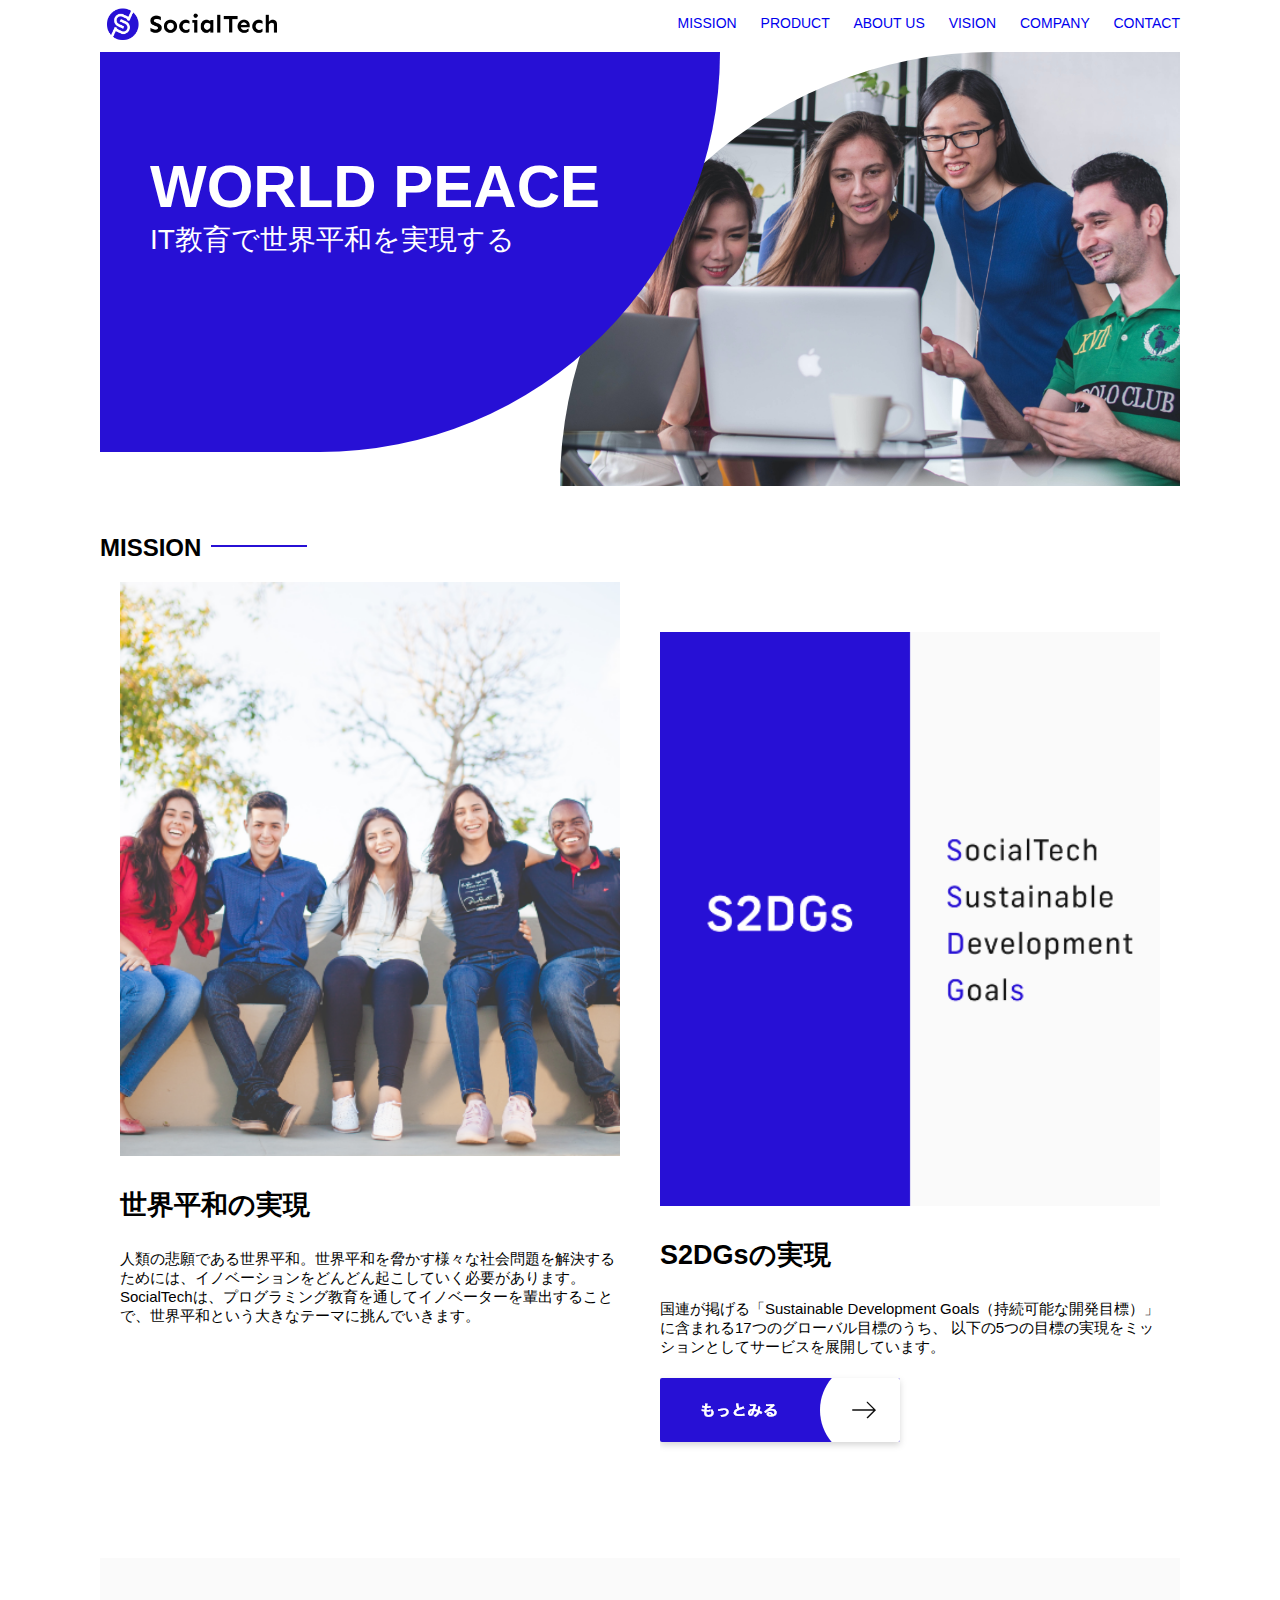
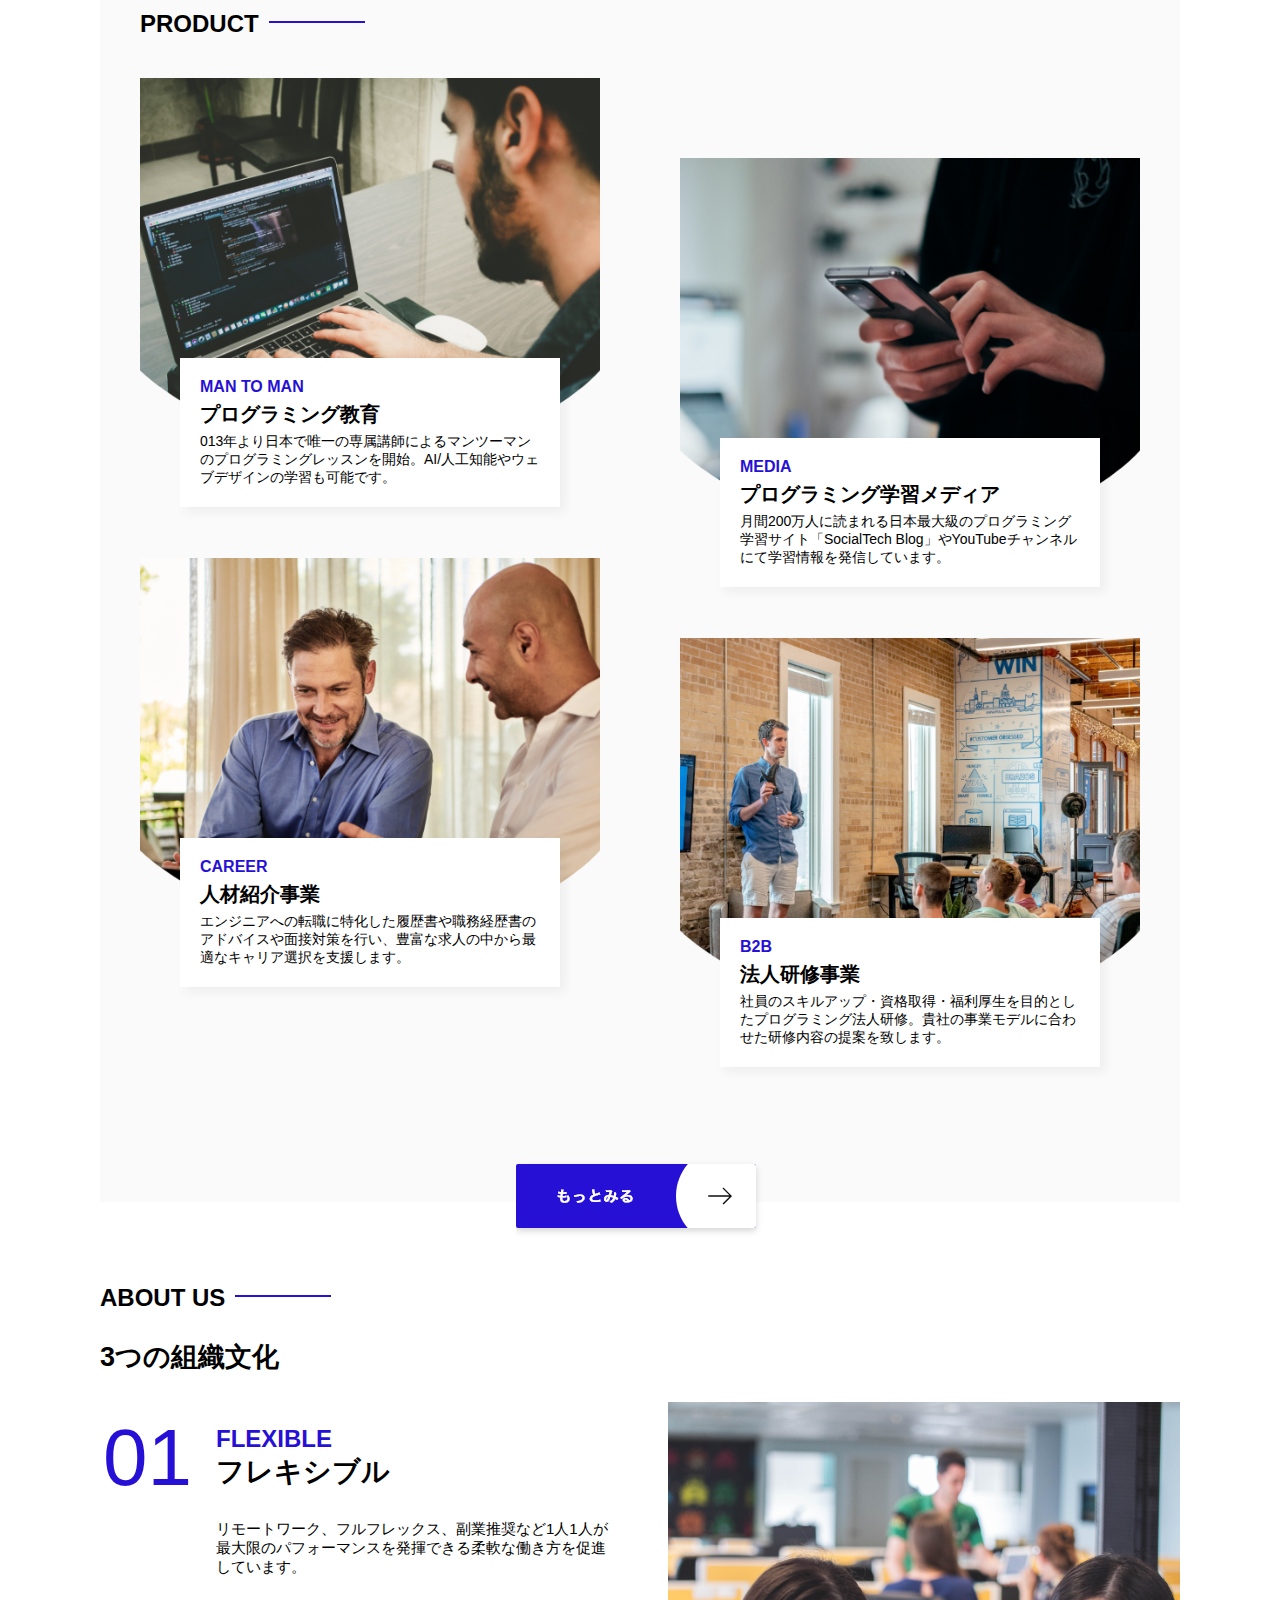
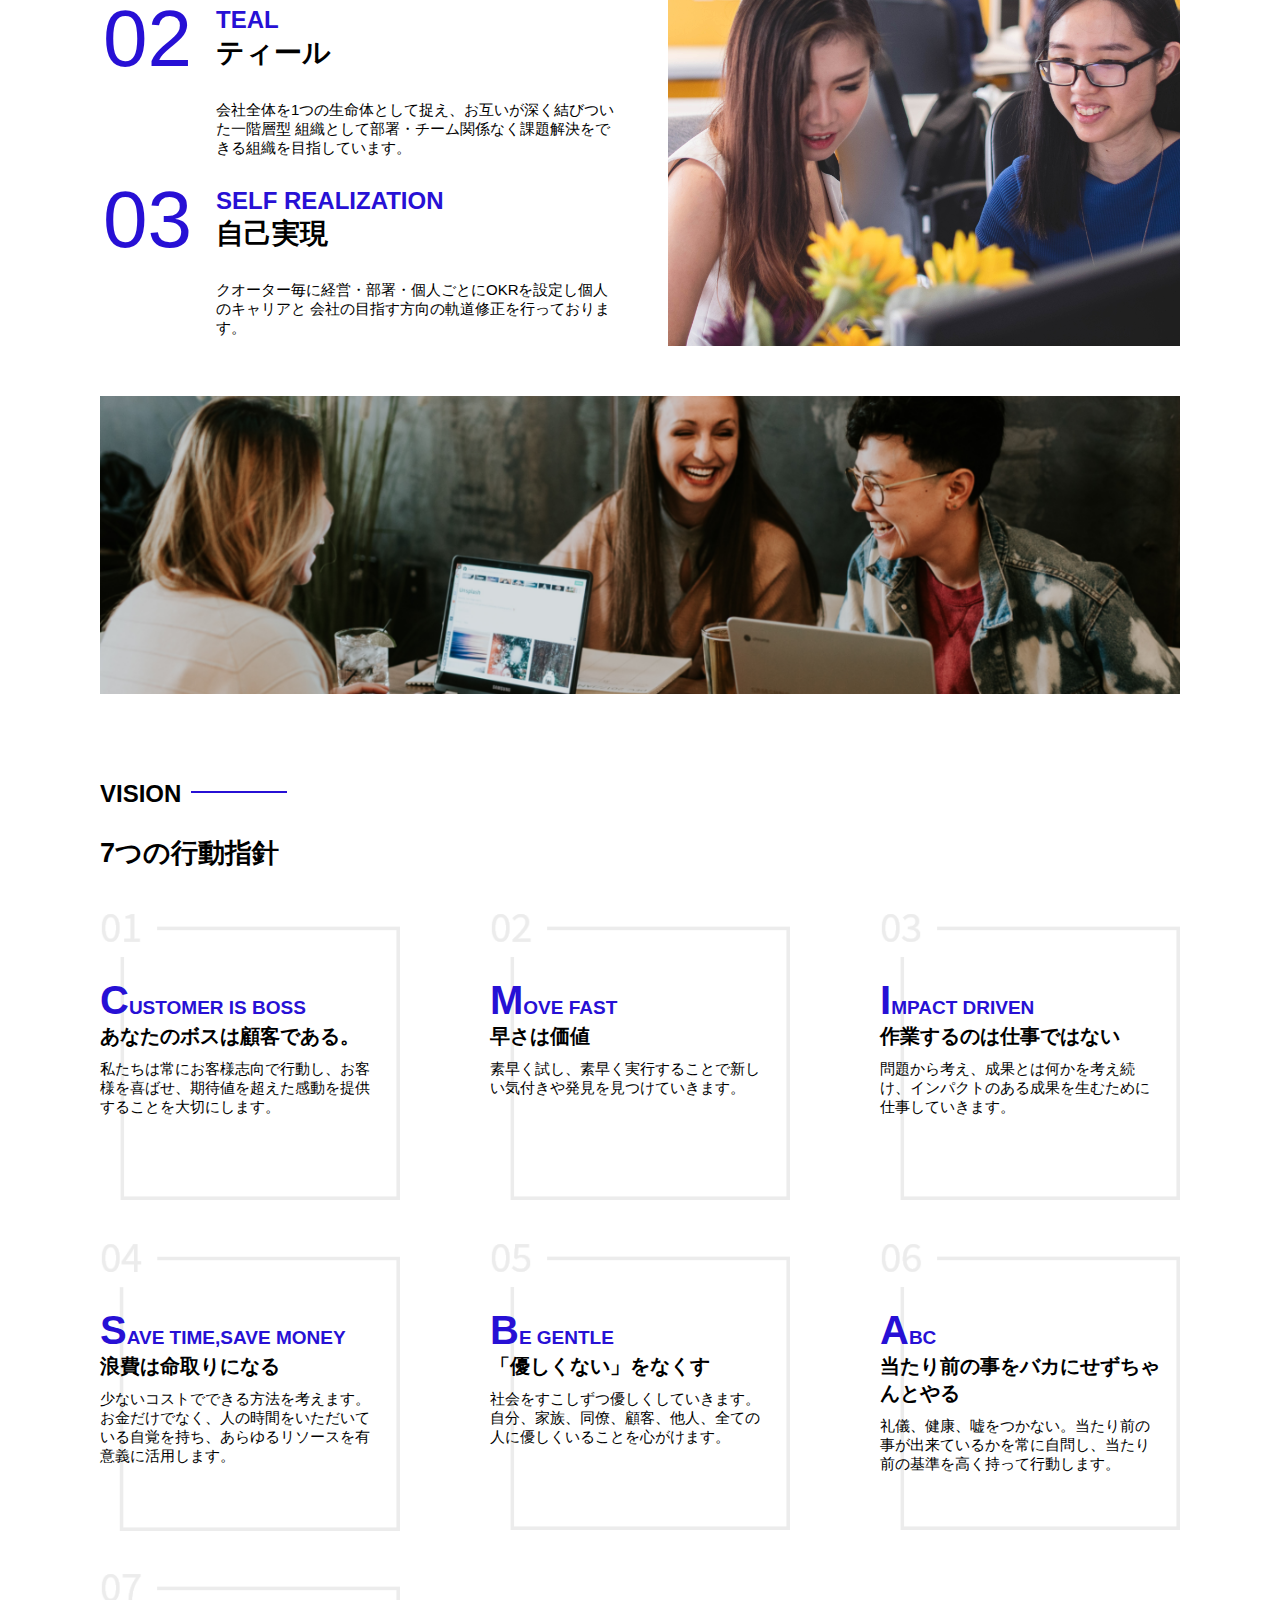
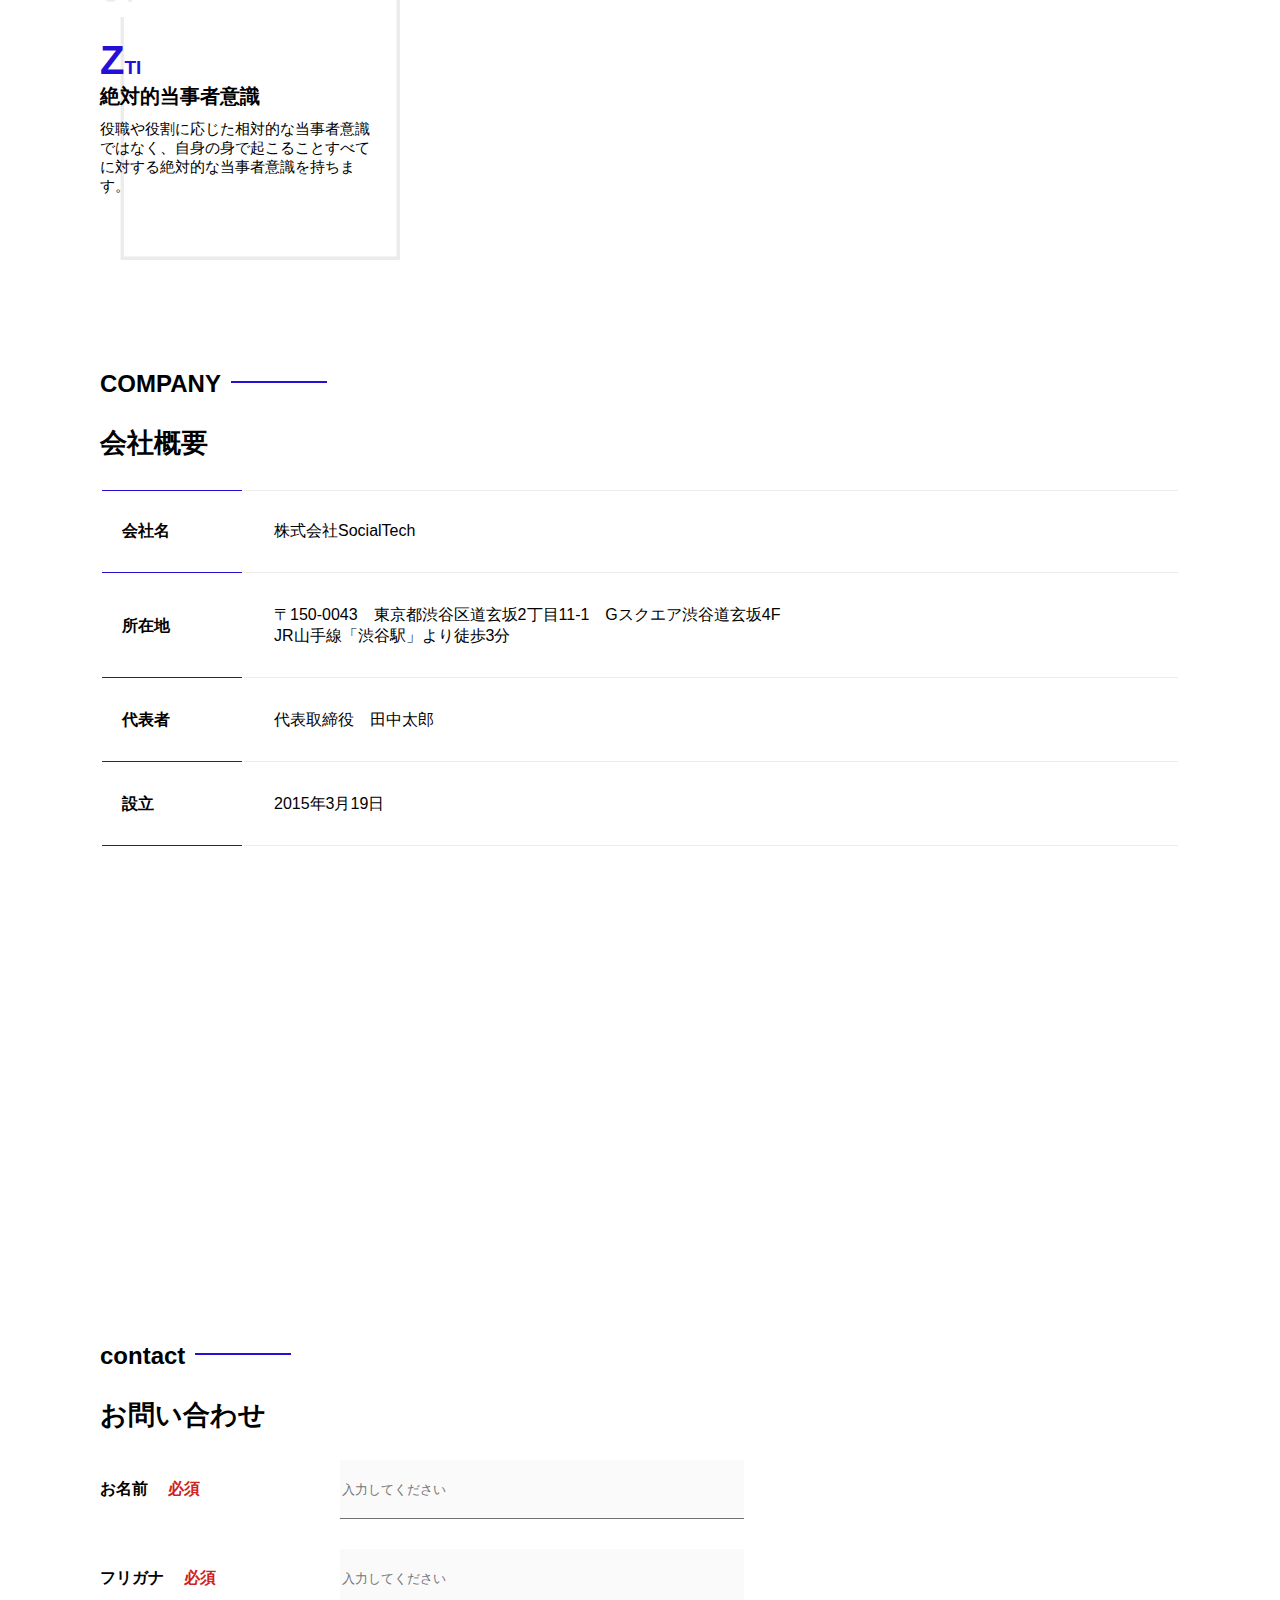
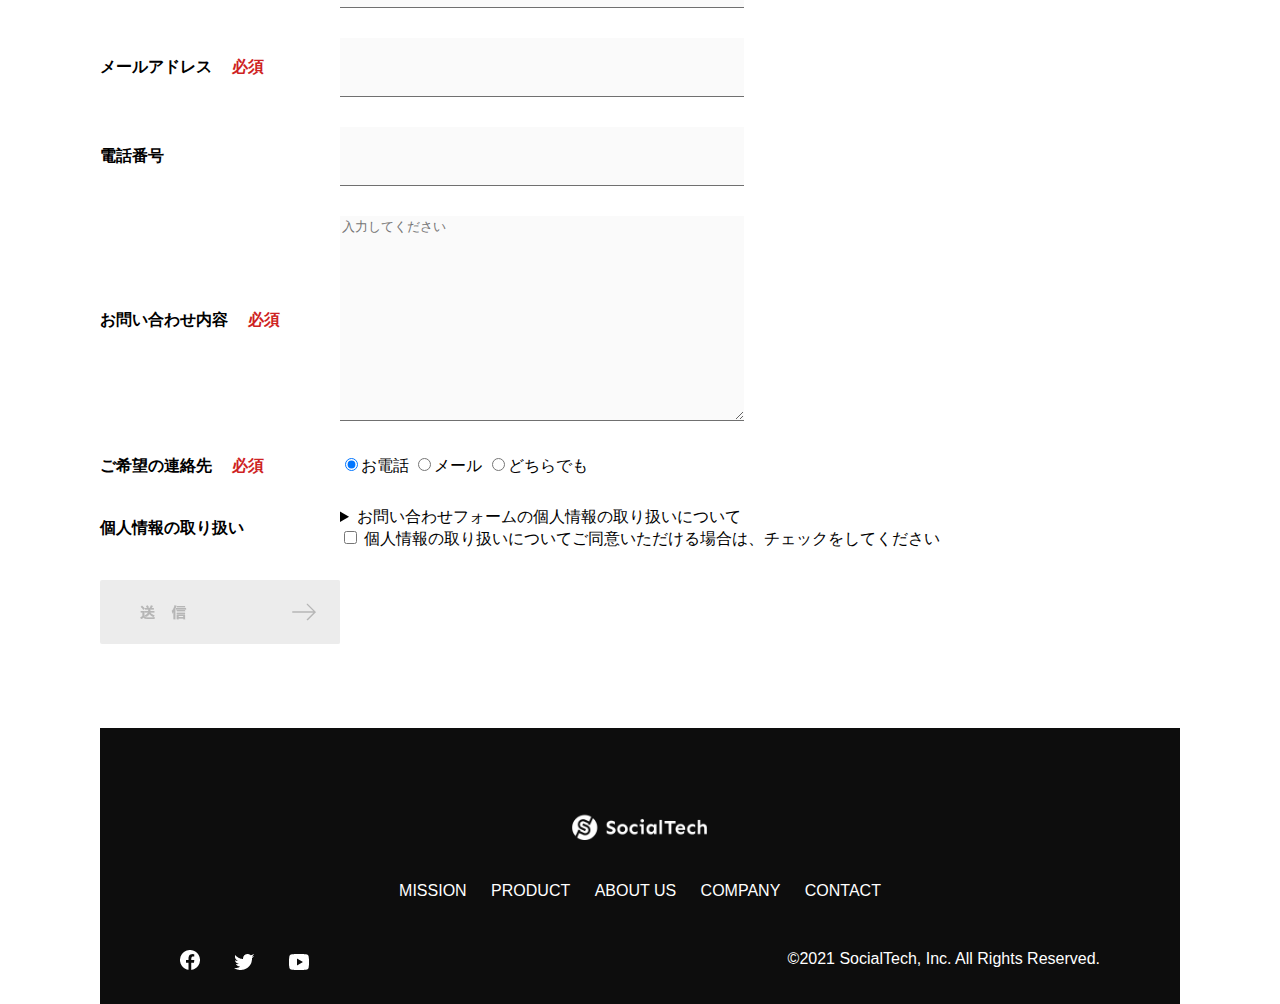
<file: kadai_tutorial_output/index.html>
<!DOCTYPE html>
<html>
  <head>
    <title>SocialTech</title>
    <meta charset="utf-8">
    <meta name="description" content="SocialTechはEdtech業界のリーディングカンパニーを目指します">
    <meta name="viewport" content="width=device-width, initial-scale=1.0">
    <link rel="stylesheet" href="style.css">
  </head>
  <body>
    <!-- ヘッダー -->
    <header>
      <a href="index.html" id="logo"><img src="images/logo.png" alt="トップページに戻る"></a>
    
      <!-- PC用ナビゲーション -->
      <nav id="nav-pc">
        <a href="mission.html">MISSION</a>
        <a href="product.html">PRODUCT</a>
        <a href="index.html#aboutus">ABOUT US</a>
        <a href="index.html#vision">VISION</a>
        <a href="index.html#company">COMPANY</a>
        <a href="index.html#contact">CONTACT</a>
      </nav>

        <!-- スマホ用メニューボタン -->
        <img id="menu-sp" src="images/button-menu.png" alt="ナビゲーションを開く" onclick="document.getElementById('nav-sp').style.display = 'block'"> 
  
        <!-- スマホ用のナビゲーション -->
        <nav id="nav-sp">
          <img id="close" src="images/button-close.png" alt="ナビゲーションを閉じる" onclick="document.getElementById('nav-sp').style.display = 'none'">
          <a id="logo-sp" href="index.html" onclick="document.getElementById('nav-sp').style.display = 'none'"><img
              src="images/logo-sp.png" alt="トップページに戻る"></a>
          <a class="menu" href="mission.html" onclick="document.getElementById('nav-sp').style.display = 'none'">MISSION</a>
          <a class="menu" href="product.html" onclick="document.getElementById('nav-sp').style.display = 'none'">PRODUCT</a>
          <a class="menu" href="index.html#aboutus" onclick="document.getElementById('nav-sp').style.display = 'none'">ABOUT US</a>
          <a class="menu" href="index.html#vision" onclick="document.getElementById('nav-sp').style.display = 'none'">VISION</a>
          <a class="menu" href="index.html#company" onclick="document.getElementById('nav-sp').style.display = 'none'">COMPANY</a>
          <a class="menu" href="index.html#contact" onclick="document.getElementById('nav-sp').style.display = 'none'">CONTACT</a>
          <div id="sns">
            <a href="https://www.facebook.com/sejuku2013"><img src="images/button-facebook.png" alt="FaceBookのリンク"></a>
            <a href="https://twitter.com/samuraijuku"><img src="images/button-twitter.png" alt="Twitterのリンク"></a>
            <a href="https://www.youtube.com/channel/UCCFOQO5aDK0xXam4cUQXT8g"><img src="images/button-youtube.png" alt="Youtubeのリンク"></a>
          </div>
        </nav>
      </header>
    <main>
      <article>
        <!-- メインビジュアル -->
        <section id="main-visual">
          <div id="main-message">
            <h1>WORLD PEACE</h1>
            <p>IT教育で世界平和を実現する</p>
          </div>
          <img src="images/index/index-main.png" alt="PCの周りに集まる多国籍の仲間たち">
        </section>
        <!-- ミッション -->
        <section id="mission">
          <h2 class="index-h2">MISSION</h2>
          <div id="mission-flex">
            <div>
              <img id="mission-photo" src="images/index/index-mission.png" alt="屋外のベンチで写真を撮影する多国籍の仲間たち">
              <h3>世界平和の実現</h3>
              <p>
                人類の悲願である世界平和。世界平和を脅かす様々な社会問題を解決するためには、イノベーションをどんどん起こしていく必要があります。
                SocialTechは、プログラミング教育を通してイノベーターを輩出することで、世界平和という大きなテーマに挑んでいきます。
              </p>
            </div>
            <div>
              <img id="s2dgs" src="images/index/s2dgs.png" alt="S2DGs">
              <h3>S2DGsの実現</h3>
              <p>
                国連が掲げる「Sustainable Development Goals（持続可能な開発目標）」に含まれる17つのグローバル目標のうち、
                以下の5つの目標の実現をミッションとしてサービスを展開しています。
              </p>
              <a href="mission.html">
                <img src="images/button-more.png" alt="もっとみる">
              </a>
            </div>
          </div>
        </section>
        <!-- プロダクト -->
        <section id="product">
          <h2 class="index-h2">PRODUCT</h2>
          <div>
            <div id="product-left">
              <div>
                <img class="product-photo" src="images/index/index-mantoman.png" alt="PCでコードを書く男性">
                <div class="product-explain">
                  <span>MAN TO MAN</span>
                  <h3>プログラミング教育</h3>
                  <p>013年より日本で唯一の専属講師によるマンツーマンのプログラミングレッスンを開始。AI/人工知能やウェブデザインの学習も可能です。</p>
                </div>
              </div>
              <div>
                <img class="product-photo" src="images/index/index-career.png" alt="笑顔で話し合う男性">
                <div class="product-explain">
                  <span>CAREER</span>
                  <h3>人材紹介事業</h3>
                  <p>エンジニアへの転職に特化した履歴書や職務経歴書のアドバイスや面接対策を行い、豊富な求人の中から最適なキャリア選択を支援します。</p>
                </div>
              </div>
            </div>
            <div id="product-right">
              <div>
                <img class="product-photo" src="images/index/index-media.png" alt="スマートフォンを操作する人">
                <div class="product-explain">
                  <span>MEDIA</span>
                  <h3>プログラミング学習メディア</h3>
                  <p>月間200万人に読まれる日本最大級のプログラミング学習サイト「SocialTech Blog」やYouTubeチャンネルにて学習情報を発信しています。</p>
                </div>
              </div>
              <div>
                <img class="product-photo" src="images/index/index-b2b.png" alt="講演中の男性とそれを聴く人々">
                <div class="product-explain">
                  <span>B2B</span>
                  <h3>法人研修事業</h3>
                  <p>社員のスキルアップ・資格取得・福利厚生を目的としたプログラミング法人研修。貴社の事業モデルに合わせた研修内容の提案を致します。</p>
                </div>
              </div>
            </div>
          </div>
          <div>
            <a id="product-more" href="product.html">
              <img src="images/button-more.png" alt="もっとみる">
            </a>
          </div>
        </section>
          <!--ABOUT US-->
          <section id="aboutus">
            <h2 class="index-h2">ABOUT US</h2>
            <h3>3つの組織文化</h3>
            <div>
              <table class="culture-table">
                <tr>
                  <td>
                    <span class="culture-num">01</span>
                  </td>
                  <td>
                    <span class="culture-en">FLEXIBLE</span>
                    <span class="culture-jp">フレキシブル</span>
                  </td>
                </tr>
                <tr>
                  <td>
                    <!-- 空のセル -->
                  </td>
                  <td>
                    <p class="culture-description">
                      リモートワーク、フルフレックス、副業推奨など1人1人が最大限のパフォーマンスを発揮できる柔軟な働き方を促進しています。
                    </p>
                  </td>
                </tr>
                <tr>
                  <td>
                    <span class="culture-num">02</span>
                  </td>
                  <td>
                    <span class="culture-en">TEAL</span>
                    <span class="culture-jp">ティール</span>
                  </td>
                </tr>
                <tr>
                  <td>
                    <!-- 空のセル -->
                  </td>
                  <td>
                    <p class="culture-description">
                      会社全体を1つの生命体として捉え、お互いが深く結びついた一階層型
                      組織として部署・チーム関係なく課題解決をできる組織を目指しています。
                    </p>
                  </td>
                </tr>
                <tr>
                  <td>
                    <span class="culture-num">03</span>
                  </td>
                  <td>
                    <span class="culture-en">SELF REALIZATION</span>
                    <span class="culture-jp">自己実現</span>
                  </td>
                </tr>
                <tr>
                  <td>
                    <!-- 空のセル -->
                  </td>
                  <td>
                    <p class="culture-description">
                      クオーター毎に経営・部署・個人ごとにOKRを設定し個人のキャリアと
                      会社の目指す方向の軌道修正を行っております。
                    </p>
                  </td>
                </tr>
              </table>
              <img class="culture-img" src="images/index/index-aboutus1.png" alt="笑顔で話し合う2人の女性">
            </div>
              <img class="culture-img2" src="images/index/index-aboutus2.png" alt="笑顔で話し合う3人の男女">
          </section>
          <!-- VISION -->
          <section id="vision">
            <h2 class="index-h2">VISION</h2>
            <h3>7つの行動指針</h3>
            <div>
              <div class="vision-box">
                <img src="images/index/vision-01.png" alt="01">
                <span>
                  <h4>CUSTOMER IS BOSS</h4>
                  <h5>あなたのボスは顧客である。</h5>
                  <p>私たちは常にお客様志向で行動し、お客様を喜ばせ、期待値を超えた感動を提供することを大切にします。</p>
                </span>
              </div>
              <div class="vision-box">
                <img src="images/index/vision-02.png" alt="02">
                <span>
                  <h4>MOVE FAST</h4>
                  <h5>早さは価値</h5>
                  <p>素早く試し、素早く実行することで新しい気付きや発見を見つけていきます。</p>
                </span>
              </div>
              <div class="vision-box">
                <img src="images/index/vision-03.png" alt="03">
                <span>
                  <h4>IMPACT DRIVEN</h4>
                  <h5>作業するのは仕事ではない</h5>
                  <p>問題から考え、成果とは何かを考え続け、インパクトのある成果を生むために仕事していきます。</p>
                </span>
              </div>
              <div class="vision-box">
                <img src="images/index/vision-04.png" alt="04">
                <span>
                  <h4>SAVE TIME,SAVE MONEY</h4>
                  <h5>浪費は命取りになる</h5>
                  <p>少ないコストでできる方法を考えます。お金だけでなく、人の時間をいただいている自覚を持ち、あらゆるリソースを有意義に活用します。</p>
                </span>
              </div>
              <div class="vision-box">
                <img src="images/index/vision-05.png" alt="05">
                <span>
                  <h4>BE GENTLE</h4>
                  <h5>「優しくない」をなくす</h5>
                  <p>社会をすこしずつ優しくしていきます。自分、家族、同僚、顧客、他人、全ての人に優しくいることを心がけます。</p>
                </span>
              </div>
              <div class="vision-box">
                <img src="images/index/vision-06.png" alt="06">
                <span>
                  <h4>ABC</h4>
                  <h5>当たり前の事をバカにせずちゃんとやる</h5>
                  <p>礼儀、健康、嘘をつかない。当たり前の事が出来ているかを常に自問し、当たり前の基準を高く持って行動します。</p>
                </span>
              </div>
              <div class="vision-box">
                <img src="images/index/vision-07.png" alt="07">
                <span>
                  <h4>ZTI</h4>
                  <h5>絶対的当事者意識</h5>
                  <p>役職や役割に応じた相対的な当事者意識ではなく、自身の身で起こることすべてに対する絶対的な当事者意識を持ちます。</p>
                </span>
              </div>
            </div>
          </section>
          <!-- COMPANY -->
          <section id="company">
            <h2 class="index-h2">COMPANY</h2>
            <h3>会社概要</h3>
              <table id="company-table">
                <tr>
                  <th class="tableheader-first">会社名</th>
                  <td class="cell-first">株式会社SocialTech</td>
                </tr>
                <tr>
                  <th class="tableheader">所在地</th>
                  <td class="cell">〒150-0043　東京都渋谷区道玄坂2丁目11-1　Gスクエア渋谷道玄坂4F
                                  <br>JR山手線「渋谷駅」より徒歩3分</td>
                </tr>
                <tr>
                  <th class="tableheader">代表者</th>
                  <td class="cell">代表取締役　田中太郎</td>
                </tr>
                <tr>
                  <th class="tableheader">設立</th>
                  <td class="cell">2015年3月19日</td>
                </tr>
              </table>
              <iframe src="https://www.google.com/maps/embed?pb=!1m18!1m12!1m3!1d2393.7800601788103!2d139.69441233940714!3d35.657543791113866!2m3!1f0!2f0!3f0!3m2!1i1024!2i768!4f13.1!3m3!1m2!1s0x60188be0535d9a81%3A0xb09a6e9018e3debd!
              2z44CSMTUwLTAwNDMg5p2x5Lqs6YO95riL6LC35Yy66YGT546E5Z2C77yS5LiB55uu77yR77yR4oiS77yR!5e0!3m2!1sja!2sjp!4v1706316025294!5m2!1sja!2sjp" 
              width="600" height="450" style="border:0;" allowfullscreen="" loading="lazy" referrerpolicy="no-referrer-when-downgrade"></iframe>
          </section>
          <!-- お問い合わせフォーム -->
          <section id="contact">
            <h2 class="index-h2">contact</h2>
            <h3>お問い合わせ</h3>
            <!-- STATIC FORMのフォームタグ -->
            <form action="https://api.staticforms.xyz/submit" method="post">
            <input type="text" name="honeypot" style="display:none">
            <!-- STATIC FORMのアクセスキー -->
            <input type="hidden" name="accessKey" value="146a05dc-0fed-445a-8c60-dcb3bdfb5f29">
            <!-- メールのタイトル -->
            <input type="hidden" name="subject" value="お問い合わせフォーム" />
            <!-- 送信先のメールアドレスをvalueに設定する -->
            <input type="hidden" name="replyTo" value="farao-atem0413@outlook.jp">
            <!-- redirecttoのURLは公開後のURLへリンクする -->
            <input type="hidden" name="redirectTo" value="">            
              <div>
                <div class="contact-heading">
                  <label class="contact-label">お名前<span class="contact-span">必須</span></label>
                </div>
                <div>
                  <input type="text" name="name" placeholder="入力してください" class="contact-textbox">
                </div>
              </div>
              <div>
                <div class="contact-heading">
                  <label class="contact-label">フリガナ<span class="contact-span">必須</span></label>
                </div>
                <div>
                  <input type="text" name="hurigana" placeholder="入力してください" class="contact-textbox">
                </div>
              </div>
              <div>
                <div class="contact-heading">
                  <label class="contact-label">メールアドレス<span class="contact-span">必須</span></label>
                </div>
                <div>
                  <input type="text" name="e-mail" placehorder="入力してください" class="contact-textbox">
                </div>
              </div>
              <div>
                <div class="contact-heading">
                  <label class="contact-label">電話番号</label>
                </div>
                <div>
                  <input type="text" name="tel" placehorder="入力してください" class="contact-textbox">
                </div>
              </div>
              <div>
                <div class="contact-heading">
                  <label class="contact-label">お問い合わせ内容<span class="contact-span">必須</span></label>
                </div>
                <div>
                  <textarea class="contact-textarea" placeholder="入力してください" name="message"></textarea>
                </div>
              </div>
              <div>
                <div class="contact-heading">
                  <label class="contact-label">ご希望の連絡先<span class="contact-span">必須</span></label>
                </div>
                <div>
                  <input class="radiobutton" type="radio" value="tel" name="contact" checked><label>お電話</label>
                  <input class="radiobutton" type="radio" value="mail" name="contact"><label>メール</label>
                  <input class="radiobutton" type="radio" value="both" name="contact"><label>どちらでも</label>
                </div>
              </div>
              <div>
                <div class="contact-heading">
                  <label class="contact-label">個人情報の取り扱い</label>
                </div>
                <div>
                  <details>
                    <summary>お問い合わせフォームの個人情報の取り扱いについて</summary>
                    <div>
                      <span>１．組織の名称又は氏名</span><br>
                      株式会社SocialTech<br><br>
                      <span>２．個人情報保護管理者（若しくはその代理人）の氏名又は職名、所属及び連絡先
                        鈴木 一郎 コーポレート部</span><br>
                        メールアドレス：support@socialtech.ne<br>
                        TEL：03-xxxx-xxxx<br>
                        <span>３．個人情報の利用目的</span><br>
                        ・本サービス及び本サービスに関連する情報の提供又はそれらに関する連絡のため<br>
                        ・ユーザーの本人確認のため<br>
                        ・当社サービスのご案内のため<br>
                        ・当社の商品等の広告または宣伝（電子メールによるものを含むものとします。）<br><br>
                        <span>４．個人情報の取り扱い業務の委託</span><br>
                        個人情報の取扱業務の全部または一部を外部に業務委託する場合があります。<br>
                        その際、弊社は、個人情報を適切に保護できる管理体制を敷き実行していることを条件として<br>
                        委託先を厳選したうえで、機密保持契約を委託先と締結し、お客様の個人情報を厳密に管理させます。<br><br>
                        <span>５．個人情報の開示等の請求</span><br>
                        お客様は、弊社に対してご自身の個人情報の開示等（利用目的の通知、開示、内容の訂正・追加・削除、利用の停止または消去、第三者への提供の停止）に関して、当社問合わせ窓口に申し出ることができます。<br>
                        その際、弊社はお客様ご本人を確認させていただいたうえで、合理的な期間内に対応いたします。<br><br>
                        なお、個人情報に関する弊社問合わせ先は、次の通りです。<br><br>
                        株式会社SocialTech　個人情報問合せ窓口<br>
                        〒150-0043　東京都渋谷区道玄坂2丁目11-1 Ｇスクエア渋谷道玄坂 4F<br>
                        メールアドレス：support@socialtech.net　TEL：03-xxxx-xxxx<br><br>
                        <span>６．個人情報を提供されることの任意性について</span><br><br>
                        お客様がご自身の個人情報を弊社に提供されるか否かは、お客様のご判断によりますが、もしご提供されない場合には、適切なサービスが提供できない場合がありますので予めご了承ください。
                    </div>
                  </details>
                  <input type="checkbox" name="agree">
                  <span>個人情報の取り扱いについてご同意いただける場合は、チェックをしてください</span>
                </div>
              </div>
                <input type="image" src="images/button-submit.png" alt="送信する">
            </form>
          </section>
      </article>
      <footer>
        <div id="footer-logo">
          <img src="images/logo-sp.png" alt="SocialTech">
        </div>
        <div id="footer-link">
          <a href="mission.html">MISSION</a>
          <a href="product.html">PRODUCT</a>
          <a href="index.html#aboutus">ABOUT US</a>
          <a href="index.html#company">COMPANY</a>
          <a href="index.html#contact">CONTACT</a>
        </div>
        <div id="sns-footer">
          <a href="https://www.facebook.com/sejuku2013"><img src="images/button-facebook.png" alt="Facebookのリンク"></a>
          <a href="https://twitter.com/samuraijuku"><img src="images/button-twitter.png" alt="Twitterのリンク"></a>
          <a href="https://www.youtube.com/channel/UCCFOQO5aDK0xXam4cUQXT8g"><img src="images/button-youtube.png" alt="Youtubeのリンク"></a>
          <span id="copyright">&copy;2021 SocialTech, Inc. All Rights Reserved. </span>
        </div>
      </footer>
    </main>
  </body>
</html>
</file>
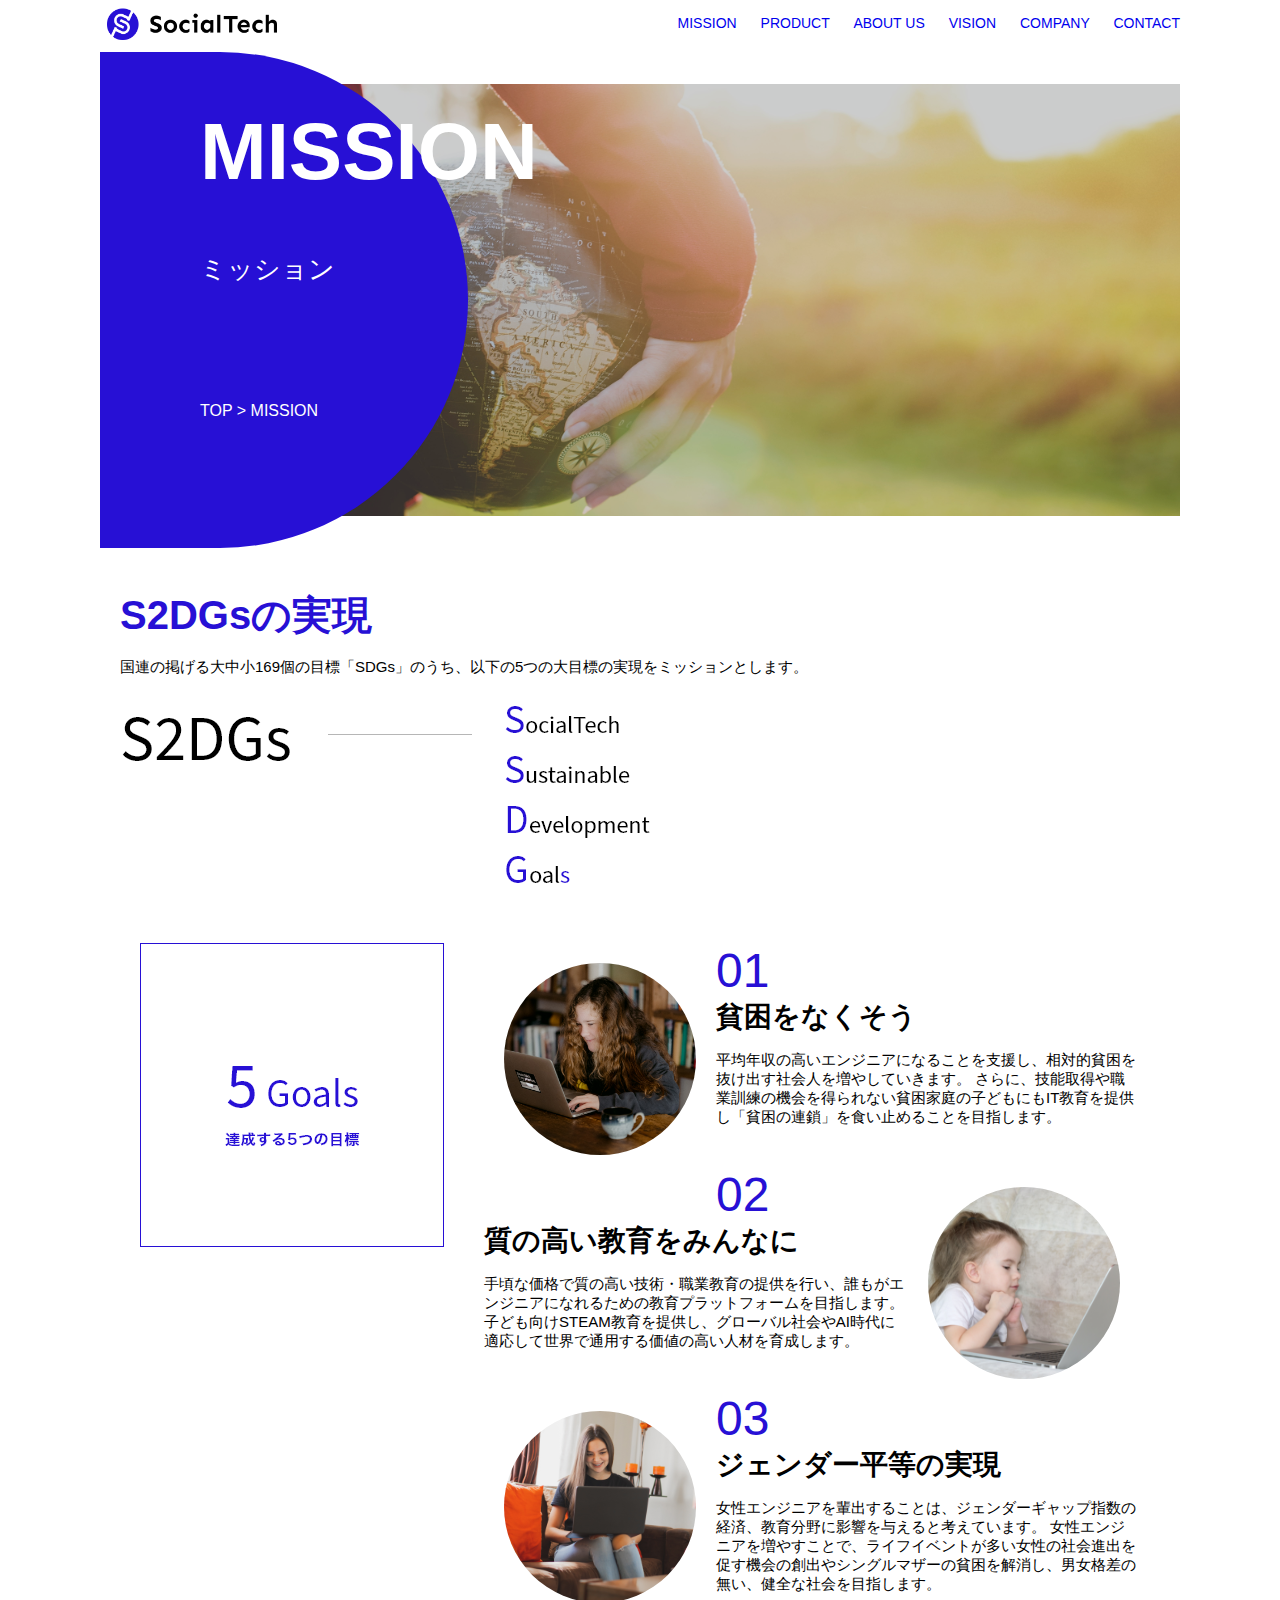
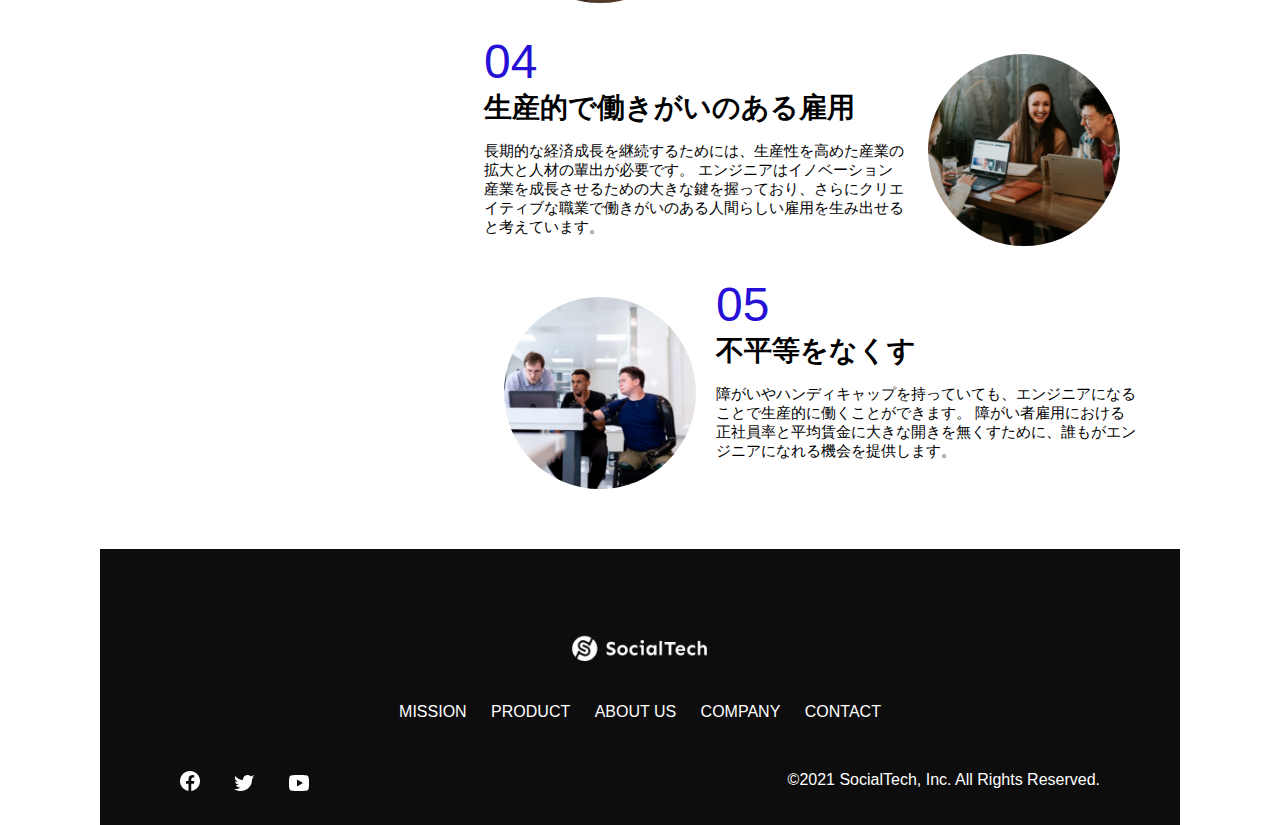
<file: kadai_tutorial_output/mission.html>
<!DOCTYPE html>
<html>
  <head>
    <title>SocialTech - MISSION ミッション -</title>
    <meta charset="utf-8">
    <meta name="description" content="SocialTechが目指す5つの目標（S2DGs）を紹介します">
    <meta name="viewport" content="width=device-width, initial-scale=1.0">
    <link rel="stylesheet" href="style.css">
  </head>
  <body>
    <!-- ヘッダー -->
    <header>
      <!-- ロゴ -->
      <a href="index.html" id="logo"><img src="images/logo.png" alt="トップページに戻る"></a>

      <!-- PC用ナビゲーション -->
      <nav id="nav-pc">
        <a href="mission.html">MISSION</a>
        <a href="product.html">PRODUCT</a>
        <a href="index.html#aboutus">ABOUT US</a>
        <a href="index.html#vision">VISION</a>
        <a href="index.html#company">COMPANY</a>
        <a href="index.html#contact">CONTACT</a>
      </nav>

      <!-- スマホ用メニューボタン -->
      <img id="menu-sp" src="images/button-menu.png" alt="ナビゲーションを開く" onclick="document.getElementById('nav-sp').style.display = 'block'">

      <!-- スマホ用ナビゲーション -->
      <nav id="nav-sp">
        <img id="close" src="images/button-close.png" alt="ナビゲーションを閉じる" onclick="document.getElementById('nav-sp').style.display = 'none'">
        <a id="logo-sp" href="index.html" onclick="document.getElementById('nav-sp').style.display = 'none'"><img
          src="images/logo-sp.png" alt="トップページに戻る"></a>
        <a class="menu" href="mission.html" onclick="document.getElementById('nav-sp').style.display = 'none'">MISSION</a>
        <a class="menu" href="product.html" onclick="document.getElementById('nav-sp').style.display = 'none'">PRODUCT</a>
        <a class="menu" href="index.html#aboutus" onclick="document.getElementById('nav-sp').style.display = 'none'">ABOUT US</a>
        <a class="menu" href="index.html#vision" onclick="document.getElementById('nav-sp').style.display = 'none'">VISION</a>
        <a class="menu" href="index.html#company" onclick="document.getElementById('nav-sp').style.display = 'none'">COMPANY</a>
        <a class="menu" href="index.html#contact" onclick="document.getElementById('nav-sp').style.display = 'none'">CONTACT</a>
        <div id="sns">
          <a href="https://www.facebook.com/sejuku2013"><img src="images/button-facebook.png" alt="FaceBookのリンク"></a>
          <a href="https://twitter.com/samuraijuku"><img src="images/button-twitter.png" alt="Twitterのリンク"></a>
          <a href="https://www.youtube.com/channel/UCCFOQO5aDK0xXam4cUQXT8g"><img src="images/button-youtube.png" alt="Youtubeのリンク"></a>
        </div>
      </nav>
    </header>
    <main>
      <article>
        <section id="mission-main">
          <div id="mission-title">
            <h1>MISSION</h1>
            <span>ミッション</span>
            <div>TOP > MISSION</div>
          </div>
        </section>
        <section id="mission-s2dgs">
          <h2 class="mission-h2">S2DGsの実現</h2>
          <p>国連の掲げる大中小169個の目標「SDGs」のうち、以下の5つの大目標の実現をミッションとします。</p>
          <img src="images/mission/mission-s2dgs.png" alt="S2DGs">
        </section>
        <section id="mission-5goals">
          <div>
            <img id="s2dgs-image" src="images/mission/mission-5goals.png" alt="5Goals">
          </div>
          <div>

            <div>
              <img class="fivegoals-image-left" src="images/mission/mission-5goals01.png" alt="PCを操作する女の子">
              <span class="fivegoals-number">01</span>
              <h3 class="fivegoals-h3">貧困をなくそう</h3>
              <p class="fivefoals-p">
                平均年収の高いエンジニアになることを支援し、相対的貧困を抜け出す社会人を増やしていきます。
                さらに、技能取得や職業訓練の機会を得られない貧困家庭の子どもにもIT教育を提供し「貧困の連鎖」を食い止めることを目指します。
              </p>
            </div>

            <div>
              <img class="fivegoals-image-right" src="images/mission/mission-5goals02.png" alt="PCを見つめる小さい女の子">
              <span class="fivegoals-number">02</span>
              <h3 class="fivegoals-h3">質の高い教育をみんなに</h3>
              <p class="fivefoals-p">
                手頃な価格で質の高い技術・職業教育の提供を行い、誰もがエンジニアになれるための教育プラットフォームを目指します。
                子ども向けSTEAM教育を提供し、グローバル社会やAI時代に適応して世界で通用する価値の高い人材を育成します。
              </p>
            </div>

            <div>
              <img class="fivegoals-image-left" src="images/mission/mission-5goals03.png" alt="PCを操作する女性">
              <span class="fivegoals-number">03</span>
              <h3 class="fivegoals-h3">ジェンダー平等の実現</h3>
              <p class="fivefoals-p">
                女性エンジニアを輩出することは、ジェンダーギャップ指数の経済、教育分野に影響を与えると考えています。
                女性エンジニアを増やすことで、ライフイベントが多い女性の社会進出を促す機会の創出やシングルマザーの貧困を解消し、男女格差の無い、健全な社会を目指します。
              </p>
            </div>

            <div>
              <img class="fivegoals-image-right" src="images/mission/mission-5goals04.png" alt="笑顔で話し合う3人の男女">
              <span class="fivegoals-number">04</span>
              <h3 class="fivegoals-h3">生産的で働きがいのある雇用</h3>
              <p class="fivefoals-p">
                長期的な経済成長を継続するためには、生産性を高めた産業の拡大と人材の輩出が必要です。
                エンジニアはイノベーション産業を成長させるための大きな鍵を握っており、さらにクリエイティブな職業で働きがいのある人間らしい雇用を生み出せると考えています。
              </p>
            </div>

            <div>
              <img class="fivegoals-image-left" src="images/mission/mission-5goals05.png" alt="障害を持つ男性が生き生きと働く様子">
              <span class="fivegoals-number">05</span>
              <h3 class="fivegoals-h3">不平等をなくす</h3>
              <p class="fivefoals-p">
                障がいやハンディキャップを持っていても、エンジニアになることで生産的に働くことができます。
                障がい者雇用における正社員率と平均賃金に大きな開きを無くすために、誰もがエンジニアになれる機会を提供します。
              </p>
            </div>

          </div>
        </section>
      </article>
      <footer>
        <div id="footer-logo">
          <img src="images/logo-sp.png" alt="SocialTech">
        </div>
        <div id="footer-link">
          <a href="mission.html">MISSION</a>
          <a href="product.html">PRODUCT</a>
          <a href="index.html#aboutus">ABOUT US</a>
          <a href="index.html#company">COMPANY</a>
          <a href="index.html#contact">CONTACT</a>
        </div>
        <div id="sns-footer">
          <a href="https://www.facebook.com/sejuku2013"><img src="images/button-facebook.png" alt="Facebookのリンク"></a>
          <a href="https://twitter.com/samuraijuku"><img src="images/button-twitter.png" alt="Twitterのリンク"></a>
          <a href="https://www.youtube.com/channel/UCCFOQO5aDK0xXam4cUQXT8g"><img src="images/button-youtube.png" alt="Youtubeのリンク"></a>
          <span id="copyright">&copy;2021 SocialTech, Inc. All Rights Reserved. </span>
        </div>
      </footer>
    </main>
  </body>
</html>
</file>
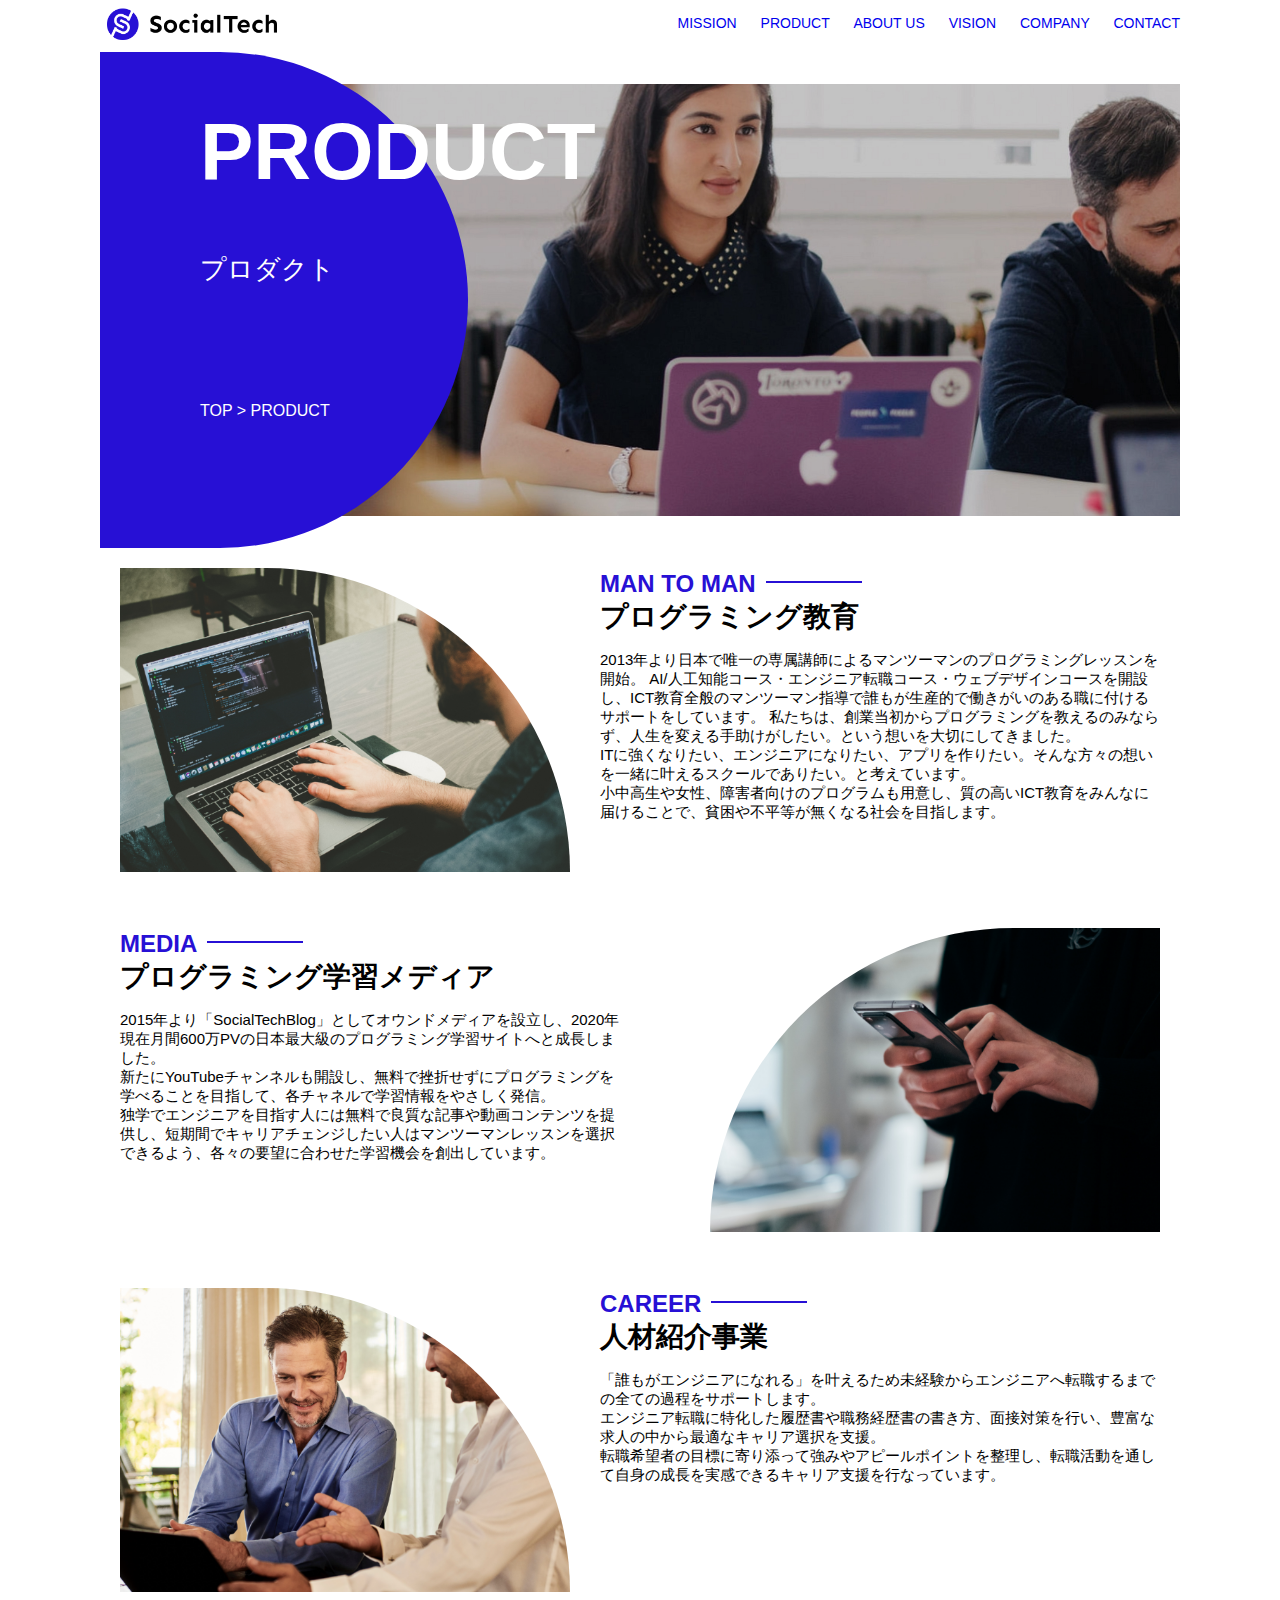
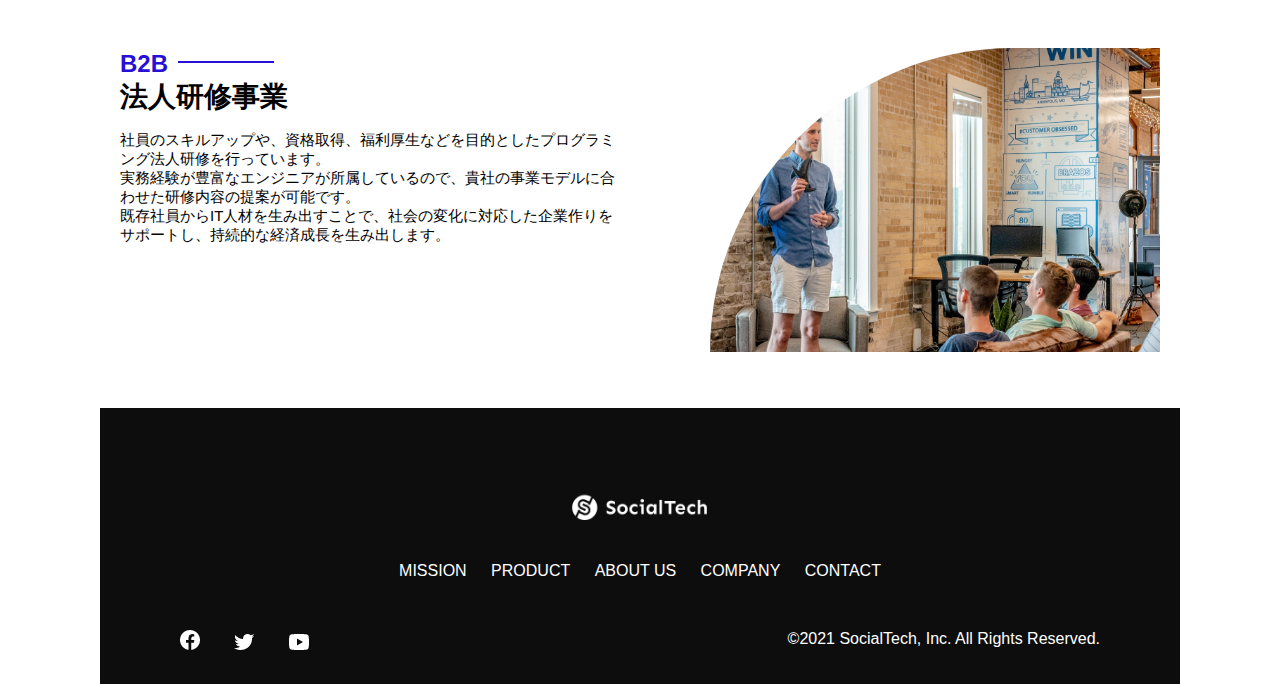
<file: kadai_tutorial_output/product.html>
<!DOCTYPE html>
<html>
  <head>
    <title>SocialTech - PRODUCT プロダクト -</title>
    <meta charset="utf-8">
    <meta name="description" content="SocialTechの4つのプロダクトを紹介します。">
    <meta name="viewport" content="width=device-width, initial-scale=1.0">
    <link rel="stylesheet" href="style.css">
  </head>
  <body>
    <!-- ヘッダー -->
    <header>
      <!-- ロゴ -->
      <a href="index.html" id="logo"><img src="images/logo.png" alt="トップページに戻る"></a>

      <!-- PC用ナビゲーション -->
      <nav id="nav-pc">
        <a href="mission.html">MISSION</a>
        <a href="product.html">PRODUCT</a>
        <a href="index.html#aboutus">ABOUT US</a>
        <a href="index.html#vision">VISION</a>
        <a href="index.html#company">COMPANY</a>
        <a href="index.html#contact">CONTACT</a>
      </nav>

      <!-- スマホ用メニューボタン -->
      <img id="menu-sp" src="images/button-menu.png" alt="ナビゲーションを開く" onclick="document.getElementById('nav-sp').style.display = 'block'">

      <!-- スマホ用ナビゲーション -->
      <nav id="nav-sp">
        <img id="close" src="images/button-close.png" alt="ナビゲーションを閉じる" onclick="document.getElementById('nav-sp').style.display = 'none'">
        <a id="logo-sp" href="index.html" onclick="document.getElementById('nav-sp').style.display = 'none'"><img
          src="images/logo-sp.png" alt="トップページに戻る"></a>
        <a class="menu" href="mission.html" onclick="document.getElementById('nav-sp').style.display = 'none'">MISSION</a>
        <a class="menu" href="product.html" onclick="document.getElementById('nav-sp').style.display = 'none'">PRODUCT</a>
        <a class="menu" href="index.html#aboutus" onclick="document.getElementById('nav-sp').style.display = 'none'">ABOUT US</a>
        <a class="menu" href="index.html#vision" onclick="document.getElementById('nav-sp').style.display = 'none'">VISION</a>
        <a class="menu" href="index.html#company" onclick="document.getElementById('nav-sp').style.display = 'none'">COMPANY</a>
        <a class="menu" href="index.html#contact" onclick="document.getElementById('nav-sp').style.display = 'none'">CONTACT</a>
        <div id="sns">
          <a href="https://www.facebook.com/sejuku2013"><img src="images/button-facebook.png" alt="FaceBookのリンク"></a>
          <a href="https://twitter.com/samuraijuku"><img src="images/button-twitter.png" alt="Twitterのリンク"></a>
          <a href="https://www.youtube.com/channel/UCCFOQO5aDK0xXam4cUQXT8g"><img src="images/button-youtube.png" alt="Youtubeのリンク"></a>
        </div>
      </nav>
    </header>
    <main>
      <article>
        <section id="product-main">
          <div id="product-title">
            <h1>PRODUCT</h1>
            <span>プロダクト</span>
            <div>TOP > PRODUCT</div>
          </div>
        </section>
        
        <section class="product-section1">
          <img src="images/product/product-mantoman.png" alt="PCでコードを書く男性">
          <div>
            <h2 class="product-h2">MAN TO MAN</h2>
            <h3 class="product-h3">プログラミング教育</h3>
            <p>
              2013年より日本で唯一の専属講師によるマンツーマンのプログラミングレッスンを開始。
              AI/人工知能コース・エンジニア転職コース・ウェブデザインコースを開設し、ICT教育全般のマンツーマン指導で誰もが生産的で働きがいのある職に付けるサポートをしています。
              私たちは、創業当初からプログラミングを教えるのみならず、人生を変える手助けがしたい。という想いを大切にしてきました。
              <br>ITに強くなりたい、エンジニアになりたい、アプリを作りたい。そんな方々の想いを一緒に叶えるスクールでありたい。と考えています。
              <br>小中高生や女性、障害者向けのプログラムも用意し、質の高いICT教育をみんなに届けることで、貧困や不平等が無くなる社会を目指します。
            </p>
          </div>
        </section>
      
        <section class="product-section2">
          <div>
            <h2 class="product-h2">MEDIA</h2>
            <h3 class="product-h3">プログラミング学習メディア</h3>
            <p>
              2015年より「SocialTechBlog」としてオウンドメディアを設立し、2020年現在月間600万PVの日本最大級のプログラミング学習サイトへと成長しました。
              <br>新たにYouTubeチャンネルも開設し、無料で挫折せずにプログラミングを学べることを目指して、各チャネルで学習情報をやさしく発信。
              <br>独学でエンジニアを目指す人には無料で良質な記事や動画コンテンツを提供し、短期間でキャリアチェンジしたい人はマンツーマンレッスンを選択できるよう、各々の要望に合わせた学習機会を創出しています。
            </p>
          </div>
          <img src="images/product/product-media.png" alt="スマートフォンを操作する人">
        </section>
      
        <section class="product-section1">
          <img src="images/product/product-career.png" alt="笑顔で話し合う2人の男性">
          <div>
            <h2 class="product-h2">CAREER</h2>
            <h3 class="product-h3">人材紹介事業</h3>
            <p>
              「誰もがエンジニアになれる」を叶えるため未経験からエンジニアへ転職するまでの全ての過程をサポートします。
              <br>エンジニア転職に特化した履歴書や職務経歴書の書き方、面接対策を行い、豊富な求人の中から最適なキャリア選択を支援。
              <br>転職希望者の目標に寄り添って強みやアピールポイントを整理し、転職活動を通して自身の成長を実感できるキャリア支援を行なっています。<br>
            </p>
          </div>
        </section>
      
        <section class="product-section2">
          <div>
            <h2 class="product-h2">B2B</h2>
            <h3 class="product-h3">法人研修事業</h3>
            <p>
              社員のスキルアップや、資格取得、福利厚生などを目的としたプログラミング法人研修を行っています。
              <br>実務経験が豊富なエンジニアが所属しているので、貴社の事業モデルに合わせた研修内容の提案が可能です。
              <br>既存社員からIT人材を生み出すことで、社会の変化に対応した企業作りをサポートし、持続的な経済成長を生み出します。
            </p>
          </div>
          <img src="images/product/product-b2b.png" alt="講演中の男性とそれを聴く人々">
        </section>

      </article>
      <footer>
        <div id="footer-logo">
          <img src="images/logo-sp.png" alt="SocialTech">
        </div>
        <div id="footer-link">
          <a href="mission.html">MISSION</a>
          <a href="product.html">PRODUCT</a>
          <a href="index.html#aboutus">ABOUT US</a>
          <a href="index.html#company">COMPANY</a>
          <a href="index.html#contact">CONTACT</a>
        </div>
        <div id="sns-footer">
          <a href="https://www.facebook.com/sejuku2013"><img src="images/button-facebook.png" alt="Facebookのリンク"></a>
          <a href="https://twitter.com/samuraijuku"><img src="images/button-twitter.png" alt="Twitterのリンク"></a>
          <a href="https://www.youtube.com/channel/UCCFOQO5aDK0xXam4cUQXT8g"><img src="images/button-youtube.png" alt="Youtubeのリンク"></a>
          <span id="copyright">&copy;2021 SocialTech, Inc. All Rights Reserved. </span>
        </div>
      </footer>
    </main>
  </body>
</html>
</file>
<file: kadai_tutorial_output/style.css>
/* PC、スマホ共通スタイル */
body {
  font-family: "Source Sans Pro", "Hiragino Kaku Gothic ProN", Meiryo, Arial, sans-serif;
}

p {
  font-size: 15px;
}

/* ==========
PC用のスタイル
============= */
@media screen and (min-width: 768px){
/* 横幅設定 */
body {
  max-width: 1080px;
  min-width: 960px;
  margin: 0 auto 0 auto;
}

/* ヘッダー */
header {
  display: flex;
  justify-content: space-between;
}

/* ナビゲーションのレイアウト */
  #nav-pc{
    font-size: 14px;
    padding-top: 15px;
  }

  /* ナビゲーションの装飾設定 */
  #nav-pc > a {
    text-decoration: none;
    margin-left: 20px;
  }
  #nav-pc > a:link {
    color: #0d0d0d,
  }
  #nav-pc > a:hover {
    color: #0d0d0d;
    text-decoration: underline;
  }
  #nav-pc > a:active{
    color: #0d0d0d;
  }

  /* スマホ用ナビを非表示 */
  #nav-sp,#menu-sp {
    display: none;
  }

  /* メインビジュアル */
  #main-visual {
    position: relative;
    height: 400px;
  }

  #main-message{
    position: absolute;
    top: 0;
    left: 0;
    background-color: #2710d5;
    color: #ffffff;
    border-radius: 0 0 476px 0;
    max-width: 620px;
    height: 100%;
    width: 100%;
    z-index: 11;
  }

  #main-message > h1 {
    font-size: 60px;
    font-weight: bold;
    margin: 100px 0 0 50px;
  }
  #main-message > p {
    font-size: 28px;
    margin: 0 0 0 50px;
  }

  #main-visual > img {
    max-width: 620px;
    border-radius: 476px 0 0 0;
    position: absolute;
    top: 0;
    right: 0;
    z-index: 10;
  }

  /* 見出し */
  h2 {
    margin: 40px 0 0 0;
  }

  h2::after {
    content: url("images/line.png");
    margin-left: 10px;
  }

  h3 {
    font-size: 27px;
  }

  /* ミッション */
  #mission {
      margin: 80px auto 80px auto;
      width: 100%;
  }

  #mission-flex {
    width: 100%;
    display: flex;
  }

  #mission-flex > div {
    width: 50%;
    margin: 20px;
  }

  #mission-photo{
    width: 100%;
  }

  #s2dgs {
    margin-top: 50px;
    width :100%;
  }

  /* プロダクト */
  #product {
    background-color: #fafafa;
    margin: 80px 0 80px 0;
    padding: 10px 40px 0px 40px;
  }

  /* 外枠 */
  #product > div {
    margin-top: 40px;
    display: flex;
  }

  /* 左のカラム  */
  #product-left {
    width: 50%;
    margin-right: 20px;
  }

  /* 右のカラム */
  #product-right {
    width: 50%;
    margin-left: 20px;
    margin-top: 80px;
  }

  /* 画像+説明の枠 */
  #product-left > div {
    position: relative;
    height: 480px;
    margin-right: 20px;
  }
  #product-right > div {
    position: relative;
    height: 480px;
    margin-left: 20px;
  }

  /* 画像 */
  .product-photo {
    width: 100%;
  }

  /* 説明文の枠 */
  .product-explain {
    background-color: #ffffff;
    position: absolute;
    left: 0;
    top:280px;
    margin: 0 40px 0 40px;
    padding: 20px;
    box-shadow: 5px 5px 10px rgba(0,0,0,0.05);
  }

  /* 説明文の英語 */
  .product-explain > span {
    color: #2710d5;
    font-weight: bold;
    font-size: 16px;
    margin 0;
  }

  /* 説明文の見出し */
  .product-explain > h3 {
    font-size: 20px;
    margin: 5px 0 5px 0;
  }

  /* 説明文 */
  .product-explain > p {
    font-size: 14px;
    margin: 0;
  }

  /* 「もっとみる」ボタン */
  #product-more {
    margin: 0 auto -42px auto;
  }

  /* ABOUT US */
  #aboutus {
    margin: 80px auto 80px auto;
  }

  /* 3つの組織文化と画像を入れる枠 */
  #aboutus > div {
    display: flex;
  }

  /* 画像 */
  .culture-img {
    width: 100%;
    align-self: flex-start;
  }

  .culture-img2 {
    margin-top: 50px;
    width: 100%;
  }

  /* 3つの組織文化の表 */
  .culture-table {
    margin-right: 50px;
  }

  /* 番号 */
  .culture-num {
    font-size: 80px;
    color: #2710d5;
    margin: 0 20px 0 0;
  }

  /* 組織文化英語 */
  .culture-en {
    color: #2710d5;
    font-weight: bold;
    font-size: 24px;
    display: block;
  }

  /* 組織文化日本語 */
  .culture-jp {
    font-size: 28px;
    font-weight: bold;
  }

  /* 説明文 */
  .culture-description {
    margin: 0;
  }
  /* ビジョン */
  #vision {
    margin: 80px auto 80px auto;
  }

  /* セクション内の外枠 */
  #vision > div {
    width: 100%;
    display: flex;
    justify-content: space-between;
    flex-wrap: wrap;
  }

  /* 7つの行動指針の枠 */
  .vision-box {
    width: 300px;
    height: 300px;
    margin-bottom: 30px;
    position: relative;
  }

  .vision-box > img {
    width: 100%;
    height: auto;
    position: absolute;
    top: 0;
    left: 0;
    z-index: 30;
  }
  .vision-box > span {
    position: absolute;
    top: 0;
    left: 0;
    z-index: 31;
    margin-right: 20px;
  }
  .vision-box > span > h4 {
    color: #2710d5;
    font-size: 19px;
    margin: 80px 0 0 0;
  }
  .vision-box > span > h4::first-letter {
    font-size: 40px;
  }
  .vision-box > span > h5 {
  font-size: 20px;
  margin: 0;
  }
  .vision-box > span > p {
    margin: 10px 0 0 0;
  }

  /* 会社概要 */
  #company {
    margin: 80px auto 80px auto;
  }
  #company-table {
    width: 100%
  }
  .tableheader {
    text-align: left;
    padding: 20px;
    border-bottom-color: #2710d5;
    border-bottom-width: 1px;
    border-bottom-style: solid;
    width: 100px;
  }
  .tableheader-first {
    text-align: left;
    padding: 20px;
    border-bottom-color: #2710d5;
    border-bottom-width: 1px;
    border-bottom-style: solid;
    border-top-color: #2710d5;
    border-top-width: 1px;
    border-top-style: solid;
    width: 100px;
  }
  .cell {
    padding: 30px;
    border-bottom-color: #ececec;
    border-bottom-width: 1px;
    border-bottom-style: solid;
  }
  .cell-first {
    padding: 30px;
    border-bottom-color: #ececec;
    border-bottom-width: 1px;
    border-bottom-style: solid;
    border-top-color: #ececec;
    border-top-width: 1px;
    border-top-style: solid;
  }
  #company > iframe {
    width: 100%;
    height: 368px;
    margin-top: 40px;
  }
  /* お問い合わせ */
  #contact {
    margin: 80px auto 80px auto;
  }

  /* 外枠 */
  #contact > form > div {
    display: flex;
    flex-direction: row;
    flex-wrap: wrap;
    padding-bottom: 30px;
  }
  /* 左列の見出し */
  .contact-heading {
    width: 240px;
    align-self: center;
  }
  /* 見出しのラベル */
  .contact-label {
    font-weight: bold;
  }
  /* 必須 */
  .contact-span {
    color: #ce2222;
    margin: 0 0 0 20px;
    font-weight: bold;
  }
  /* テキストボックス */
  .contact-textbox {
    border-top: 0;
    border-left: 0;
    border-right: 0;
    border-bottom-width: 1px;
    border-bottom-color: #707070;
    border-bottom-style: solid;
    background-color: #fafafa;
    width: 400px;
    height: 56px;
  }
  /* お問い合わせ内容のテキストエリア */
  .contact-textarea {
    border-top: 0;
    border-left: 0;
    border-right: 0;
    border-bottom-width: 1px;
    border-bottom-color: #707070;
    border-bottom-style: solid;
    background-color: #fafafa;
    width: 400px;
    height: 200px;
  }

  /* 個人情報の取り扱い */
  details {
    width: 700px;
  }
  details > div {
      background-color: #fafafa;
      padding: 20px;
  }
  details > div > span {
    font-weight: bold;
  }

  /* フッター */
  footer{
    background-color: #0d0d0d;
    text-align: center;
    padding: 80px 80px 30px 80px;
  }
  #footer-logo {
    margin-bottom: 30px;
  }
  #footer-link {
    margin-bottom: 50px;
  }
  #footer-link > a {
    text-decoration: none;
    margin: 10px;
  }
  #footer-link > a:link {
    color: #ffffff;
  }
  #footer-link > a:visited {
    color: #ffffff;
  }
  #footer-link > a:hover {
    color: #ffffff;
    text-decoration: underline;
  }
  #footer-link > a:active {
    color: #ffffff;
  }
  #sns-footer {
    text-align: left;
    width: 100%;
  }
  #sns-footer > a {
    margin-right: 30px;
  }
  #copyright {
    color: #ffffff;
    float: right;
  }

  /* mission.html用スタイル */
  /* ミッションのメインビジュアル */
  #mission-main {
    height: 496px;
    width: 100%;
    background-image: url("images/mission/mission-main.png");
    background-repeat: no-repeat;
    background-position-y: center;
  }
  #mission-title {
    background-color: #2710d5;
    width: 368px;
    color: #ffffff;
    height: 496px;
    border-radius: 0 248px 248px 0;
    position: relative;
  }
  #mission-title > h1 {
    position: absolute;
    top: 0;
    left: 100px;
    font-size: 80px;
  }
  #mission-title > span {
    position: absolute;
    top: 200px;
    left: 100px;
    font-size: 26px;
  }
  #mission-title > div {
    position: absolute;
    top: 350px;
    left: 100px;
    font-size: 16px;
  }
  #mission-s2dgs {
    width: 100%;
    margin: 20px;
  }
  .mission-h2 {
    color: #2710d5;
    font-size: 40px;
  }
  .mission-h2::after {
    content: none;
  }
  #mission-5goals {
    margin: 20px;
    display: flex;
  }
  #mission-5goals > div {
    flex-grow: 1;
    padding: 20px;
  }
  #mission-5goals > div > div {
    margin-bottom: 40px;
  }
  .fivegoals-image-right {
    float: right;
    margin: 20px;
  }
  .fivegoals-image-left {
    float: left;
    margin: 20px;
  }
  .fivegoals-number {
    color: #2710d5;
    font-size: 48px;
    margin: 0;
  }
  .fivegoals-h3 {
    font-size: 28px;
    margin: 0;
  }
  .fivegoals-p {
    margin: 0;
  }

  /* プロダクトページ */
  #product-main {
    height: 496px;
    width: 100%;
    background-image: url("images/product/product-main.png");
    background-repeat: no-repeat;
    background-position-y: center;
  }
  #product-title {
    background-color: #2710d5;
    width: 368px;
    color: #ffffff;
    height: 496px;
    border-radius: 0 248px 248px 0;
    position: relative;
  }
  #product-title > h1 {
    position: absolute;
    top: 0;
    left: 100px;
    font-size: 80px;
  }
  #product-title > span {
    position: absolute;
    top: 200px;
    left: 100px;
    font-size: 26px;
  }
  #product-title > div {
    position: absolute;
    top: 350px;
    left: 100px;
    font-size: 16px;
  }

  /* セクション1 */
  .product-section1 {
    position: relative;
    margin: 20px;
    height: 340px;
  }
  .product-section1 > img {
    position: absolute;
    top: 0;
    left: 0;
    width: 450px;
    margin: 0 40px 30px 0;
    border-radius: 0 432px 0 0;
  }

  .product-section1 > div {
    position: absolute;
    top: 0;
    left: 480px;
  }

  /* セクション2 */
  .product-section2 {
    position: relative;
    margin: 20px;
    height: 340px;
  }
  .product-section2 > img {
    position: absolute;
    top: 0;
    right: 0;
    width: 450px;
    margin: 0 0 30px 40px;
    border-radius: 432px 0 0 0;
  }
  .product-section2 > div {
    width: 500px;
    position: absolute;
    top: 0;
    left: 0;
  }
  .product-h2 {
    color: #2710d5;
    font-size: 24px;
    margin: 0;
  }
  .product-h3 {
    font-size: 28px;
    margin: 0;
  }
 }

/* =======================
  スマートフォン用のスタイル 
  ========================*/
@media screen and (max-width: 768px){
  body {
    min-width: 375px;
    margin: 0;
  }

  /* PC用ナビゲーション非表示 */
  #nav-pc {
    display: none;
  }

  /* ハンバーガーメニュー */
  #menu-sp {
    float: right;
    padding: 0;
  }
  /* スマホ用ナビゲーションの表示切替 */
  /* 初期状態、レイアウトと非表示設定 */
  #nav-sp {
    background-color: #2710d5;
    position: absolute;
    left: 0;
    top: 0;
    height: 100%;
    width: 100%;
    display: none;
    z-index: 100;
  }
  /* ×ボタン */
  #close {
    position: absolute;
    top: 20px;
    right: 20px;
  }
  /* ナビゲーションメニュー用ロゴ */
  #logo-sp {
    margin: 80px 0 30px 20px;
  }
  /* ナビゲーションのリンクの装飾設定 */
  #nav-sp > a {
    display: block;
  }
  #nav-sp > a:link {
    color: #ffffff;
  }
  #nav-sp > a:visited {
    color: #ffffff
  }
  #nav-sp > a:hover {
    color: #ffffff;
    text-decoration: underline;
  }
  #nav-sp > a:active {
    color: #ffffff;
  }
  #nav-sp > .menu {
    text-decoration: none;
    display: block;
    margin: 0 20px 0 20px;
    height: 44px;
    font-size: 16px;
    background-image: url("images/arrow.png");
    background-repeat: no-repeat;
    background-position: right top;
  }
  #sns {
    position: absolute;
    bottom: 20px;
    left: 20px;
  }
  #sns > a {
    margin-right: 30px;
  }

  /* メインビジュアル */
  #main-visual {
    position: relative;
    height: 470px;
    width: 100%;
    overflow: hidden;
  }
  #main-visual > div {
    position: absolute;
    top: 0;
    left: 0;
    background-color: #2710d5;
    color: white;
    border-radius: 0 0 476px 0;
    text-align: center;
    height: 280px;
    width: 100%;
    z-index: 11;
  }
  #main-visual > div >h1 {
    font-size: 28px;
    margin: 90px 0 0 0;
  }
  #main-visual > div > p {
    margin: 0;
  }
  #main-visual > img {
    width: 100%;
    border-radius: 476px 0 0 0;
    z-index: 10;
    position: absolute;
    bottom: 0;
    right: 0;
  }
  /* 見出し */
  h2::after {
    content: url("images/line.png");
    margin-left: 10px;
  }
  h3 {
    font-size: 24px;
    margin: 10px 0 0 0;
  }

  /* ミッション */
  #mission {
    margin: 20px;
  }
  #mission-photo {
    width: 100%;
  }
  #s2dgs {
    width: 100%;
  }

  /* プロダクト */
  #product {
    background-color: #fafafa;
    padding-top: 10px;
  }
  #product h2 {
    margin-left: 20px;
  }
  /* 外枠 */
  /* 左右のカラム　スマホでは縦並び */
  #product-left,#product-right {
    margin-right: 20px;
    margin-left: 20px;
  }
  /* 画像+説明の枠 */
  #product-left > div , #product-right > div {
    position: relative;
    height: 540px;
  }
  /* 説明文の枠 */
  .product-explain {
    background-color: #ffffff;
    position: absolute;
    left: 0;
    bottom: 50px;
    padding: 20px;
    box-shadow: 5px 5px 10px rbga(0,0,0,0.05);
  }
  .product-explain > span {
    color: #2710d5;
    font-weight: bold;
    font-size: 16px;
    margin: 0px;
  }
  .product-explain > h3 {
    margin: 10px 0 10px 0;
  }
  /* 画像 */
  .product-photo {
    width: 100%;
  }
  #product-more > img {
    margin: 0 0 -42px 20px;
  }

  /* ABOUT US */
  #aboutus {
    margin: 80px 20px 80px 20px;
  }
  #aboutus > div {
    display: flex;
    flex-direction: column;
  }
  .culture-table {
    width: 100%;
    padding-right: 20px;
    order: 2;
  }
  .culture-img {
    width: 100%;
    order: 1;
  }
  .culture-img2 {
    width: 100%;
  }
  .culture-num {
    font-size: 80px;
    color: #2710d5;
  }
  .culture-en {
    color: #2710d5;
    font-weight: bold;
    font-size: 24px;
    display: block
  }
  .culture-jp {
    display: block;
  }
  .culture-description {
    margin: 0;
  }

  /* ビジョン */
  #vision {
    margin: 80px 20px 80px 20px;
  }
  .vision-box {
    width: 300px;
    height: 300px;
    margin-bottom: 30px;
    position: relative;
  }
  .vision-box > img {
    width: 100%;
    height: auto;
    position: absolute;
    top: 0;
    left: 0;
    z-index: 30;
  }
  .vision-box > span {
    position: absolute;
    top: 0;
    left: 0;
    z-index: 31;
    margin-right: 20px;
  }
  .vision-box > span > h4 {
    color: #2710d5;
    font-size: 19px;
    margin: 60px 0 0 0;
  }
  .vision-box > span > h5 {
    font-size: 20px;
    margin: 0 0 0 0;
  }
  .vision-box > span > p {
    margin: 10px 0 0 0 ;
  }

  /* 会社概要 */
  #company {
    margin: 0 20px 0 20px;
  }
  #company > h3 {
    margin-bottom: 20px;
  }
  #company > table {
    width: 100%;
  }
  .tableheader-first {
    text-align: left;
    padding: 20px;
    border-bottom-color: #2710d5;
    border-bottom-width: 1px;
    border-bottom-style: solid;
    border-top-color: #2710d5;
    border-top-width: 1px;
    border-top-style: solid;
    width: 50px;
  }
  .tableheader {
    text-align: left;
    padding: 20px;
    border-bottom-color: #2710d5;
    border-bottom-width: 1px;
    border-bottom-style: solid;
    width: 50px;
  }
  .cell {
    padding: 20px;
    border-bottom-color: #ececec;
    border-bottom-width: 1px;
    border-bottom-style: solid;
  }
  .cell-first {
    padding: 20px;
    border-bottom-color: #ececec;
    border-bottom-width: 1px;
    border-bottom-style: solid;
    border-top-color: #ececec;
    border-top-width: 1px;
    border-top-style: solid;
  }
  #company > iframe {
    width: 100%;
    height: 240px;
    margin-top: 40px;
    ]
  }

  /* お問い合わせ */
  #contact {
    marign: 80px 20px 80px 20px;
  }
  #contact > h3 {
    margin-bottom: 20px;
  }
  #contact > form > div {
    margin-bottom: 20px;
  }
  .contact-heading {
    margin-bottom: 20px;
  }

  /* ラベル */
  .contact-label {
    font-weight: bold;
  }
  .contact-span {
    color: #ce2222;
    margin: 0 0 0 20px;
    font-weight: bold;
  }
  .contact-textbox {
    height: 56px;
    border-top: 0;
    border-left: 0;
    border-right: 0;
    background-color: #fafafa;
    border-bottom-color: #707070;
    border-bottom-width: 1px;
    border-style: solid;
    min-width: 300px;
    width: 100%;
  }
  .contact-textarea {
    height: 150px;
    border-top: 0;
    border-left: 0;
    border-right: 0;
    background-color: #fafafa;
    width: 100%;
  }
  .radiobutton {
    margin-bottom: 20px;
  }
  .radiobutton + label::after {
    content: "\A";
    white-space: pre;
  }

  /* フッター */
  footer {
    background-color: #0d0d0d;
    padding: 30px 20px 50px 20px;
  }
  #footer-logo {
    margin-bottom: 30px;
  }
  #footer-link {
    margin-bottom: 50px;
  }
  #footer-link > a {
    text-decoration: none;
    margin: 0 20px 30px 0;
    display: block;
    background-image: url("images/arrow.png");
    background-repeat: no-repeat;
    background-position: right top;
  }
  #footer-link > a:link {
    color: #ffffff;
  }
  #footer-link > a:visited {
    color: #ffffff;
  }
  #footer-link > a:hover {
    color: #ffffff;
    text-decoration: underline;
  }
  #footer-link > a:active {
    color: #ffffff;
  }
  #sns-footer > a {
    margin-right: 30px;
  }
  #copyright {
    font-size: 12px;
    display: block;
    margin-top: 30px;
    color: #ffffff;
  }

  /* mission.html用スタイル */
  /* ミッションのメインビジュアル */
  #mission-main {
    height: 256px;
    width: 100%;
    background-image: url("images/mission/mission-main.png");
    background-repeat: no-repeat;
    background-position-y: center;
    background-size: auto 208px;
  }
  #mission-title {
    background-color: #2710d5;
    width: 136px;
    color: #ffffff;
    height: 256px;
    border-radius: 0 248px 248px 0;
    position: relative;
  }
  #mission-title > h1 {
    position: absolute;
    top: 0;
    left: 20px;
    font-size: 40px;
  }
  #mission-title > span {
    position: absolute;
    top: 110px;
    left: 20px;
    font-size: 18px;
  }
  #mission-title > div {
    position: absolute;
    top: 180px;
    left: 20px;
    font-size: 13px;
  }

  /* ミッションページ　S2DGSの設定 */
  #mission-s2dgs {
    margin: 20px;
  }
  .mission-h2 {
    color: #2710d5;
    font-size: 38px;
    margin: 0px;
  }
  .mission-h2::after {
    content: none;
  }
  #mission-s2dgs > img {
    width: 100%;
  }

  /* ミッションページ　5Goalsの設定 */
  #mission-5goals {
    margin: 20px;
  }
  #mission-5goals > div > div {
    margin-bottom: 40px; 
  }
  #s2dgs-image {
    width: 100%;
  }
  .fivegoals-image-right {
    margin: 20px auto 20px auto;
    display: block;
  }
  .fivegoals-image-left {
    margin: 20px auto 20px auto;
    display: block; 
  }
  .fivegoals-number {
    color: #2710d5;
    font-size: 48px;
    margin: 0;
  }
  .fivegoals-h3 {
    font-size: 28px;
    margin: 0;
  }
  .fivegoals-p {
    margin: 0;
  }

  /* プロダクトページ */
  #product-main {
    height: 256px;
    width: 100%;
    background-image: url("images/product/product-main.png");
    background-repeat: no-repeat;
    background-position-y: center;
    background-size: auto 208px;
  }
  #product-title {
    background-color: #2710d5;
    width: 136px;
    color: #ffffff;
    height: 256px;
    border-radius: 0 248px 248px 0;
    position: relative;
  }
  #product-title > h1 {
    position: absolute;
    top: 0;
    left: 20px;
    font-size: 40px;
  }
  #product-title > span {
    position: absolute;
    top: 110px;
    left: 20px;
    font-size: 18px;
  }
  #product-title > div {
    position: absolute;
    top: 180px;
    left: 20px;
    font-size: 13px;
  }

  .product-section1 {
    margin: 20px;
  }
  .product-section1 > img {
    width: 100%;
    border-radius: 0 300px 0 0;
  }
  .product-section2 {
    margin: 20px;
    display: flex;
    flex-direction: column;
  }
  .product-section2 > img {
    order: 1;
    width: 100%;
    border-radius: 300px 0 0 0;
  }
  .product-section2 > div {
    order: 2;
  }
  .product-h2 {
    color: #2710d5;
    font-size: 24px;
    margin: 0;
  }
  .product-h3 {
    font-size: 28px;
    margin: 0;
  }
}
</file>
